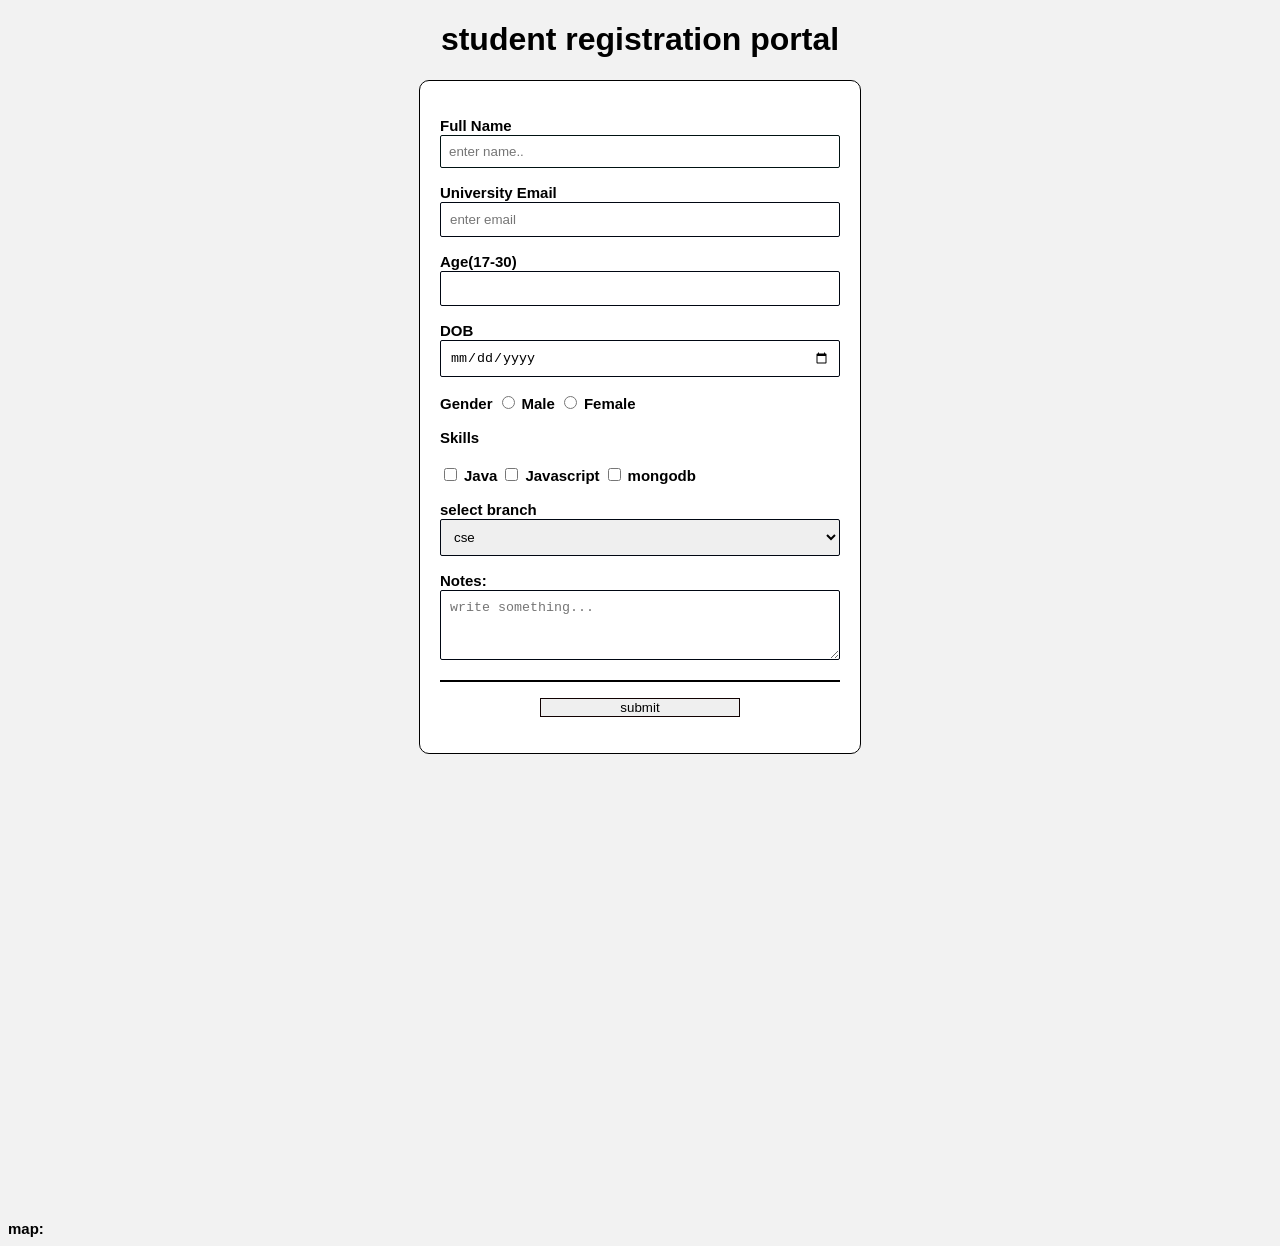
<file: index.html>
<!DOCTYPE html>
<html lang="en">
<head>
    <meta charset="UTF-8">
    <meta name="viewport" content="width=device-width, initial-scale=1.0">
    <title>Document</title>
    <link rel="stylesheet" href="./inde.css"



</head>
<body>
    <h1>student registration portal</h1>
    <form action="/register" method="post" class="form-container">
        <p>

        <label for="fullName" >Full Name</label>
        <br>
        <input type="text", id="fullName", name="fullName", placeholder="enter name..">
        </p>
        
        <p>
        <label for="email"> University Email</label>
        <br>
        <input type="email", id="email" name="" placeholder="enter email" required>
        </p>
        
        <p>
        <label for="age">Age(17-30)</label>
        <br>
        <input type="number", id="age" name="age">
        </p>
        
        <p>
        <label for="date">DOB</label>
        <br>
        <input type="date" name="date" id="date" placeholder="enter dob">
       
        </p>
        <p>
        <label for="gender">Gender</label>
        <input type="radio" value="male" name="gender" id="male">
        <label for="male">Male</label>
        <input type="radio" value="female" name="gender" id="female">
        <label for="female">Female</label>
        
        </p>
        <p>
        <label for="" text-align="center">Skills</label> <br>
        <br>
        <input type="checkbox" id="java" name="" value="">
        <label for="java">Java</label> 
        <input type="checkbox" id="javascript" name="" value="">
        <label for="javascript">Javascript</label> 
        <input type="checkbox" id="mongodb" name="" value="">
        <label for="mongodb">mongodb</label>
        </p>
       
        <p>
        <label for="branch">select branch</label>
        <br>
        <select name="" id="branch">
            <option value="cse" id="">cse</option>
            <option value="it" id="">it</option>
            <option value="mech" id="">mech</option>
        </select>
        </p>

        <p>
            <label for="note">Notes:</label>
            <br>
            <textarea name="note" id="note" style="width:100%; height:70px;" cols="30" rows="10" placeholder="write something..."></textarea>
            <hr>
        </p>

          
      
      <p>
        <button type="submit" text-align="center">submit</button></p>

    </form>
    <label for="">map: </label>
    <iframe  src="https://www.google.com/maps/embed?pb=!1m18!1m12!1m3!1d3538.799800751239!2d77.66463202524632!3d27.50660097629814!2m3!1f0!2f0!3f0!3m2!1i1024!2i768!4f13.1!3m3!1m2!1s0x3973717059e243b7%3A0xde51985c4c0120a!2sJanam%20Bhumi%2C%20Mathura%2C%20Uttar%20Pradesh%20281001!5e0!3m2!1sen!2sin!4v1787139298310!5m2!1sen!2sin" width="600" height="450" style="border:0;" allowfullscreen="" loading="lazy" referrerpolicy="strict-origin-when-cross-origin"></iframe>
      
</body>
</html>
</file>
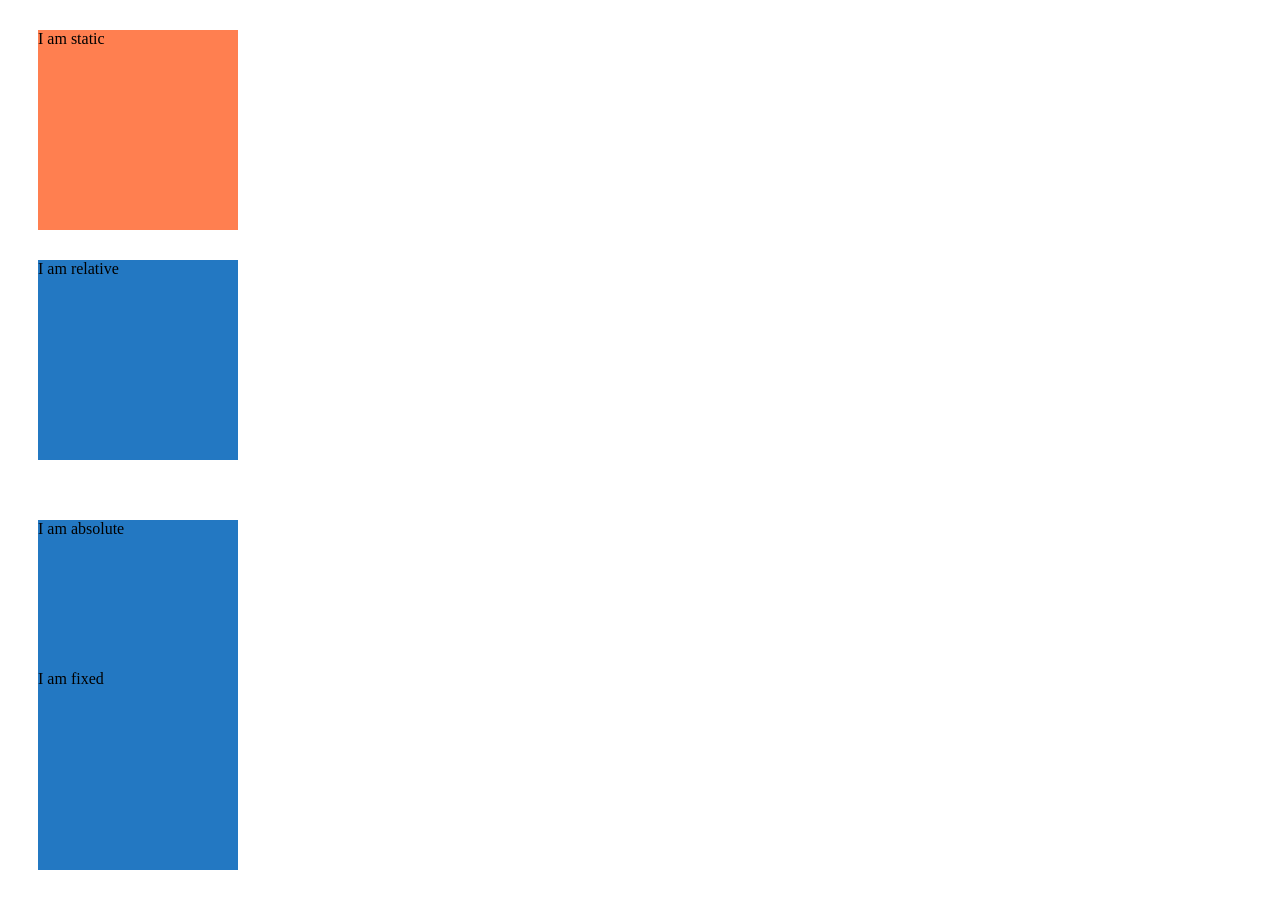
<file: css_positions.html>
<!DOCTYPE html>
<html lang="en">
<head>
    <meta charset="UTF-8">
    <meta name="viewport" content="width=device-width, initial-scale=1.0">
    <title>Document</title>
    <style>
        .box{
            background-color: rgb(35, 120, 194);
            height: 200px;
            width:200px;
            margin: 30px;
            position:relative;
        }
        #box-1{
            position: sticky;
            top: 0;
            background-color: coral;
            z-index: 1;
        }
        #box-2{
            position:relative;
            right: 0px;
        }
       
        #box-3{
            position: absolute;
            top: 50;
            
        }

        #box-4{
            position: fixed;
            bottom: 0px;
        }
    </style>
</head>
<body>
    <div class="parent">
        <div id="box-1" class="box">I am static</div>
        <div id="box-2" class="box">I am relative</div>
        <div id="box-3" class="box">I am absolute</div>
        <div id="box-4" class="box">I am fixed</div>
    </div>

</body>
</html>
</file>
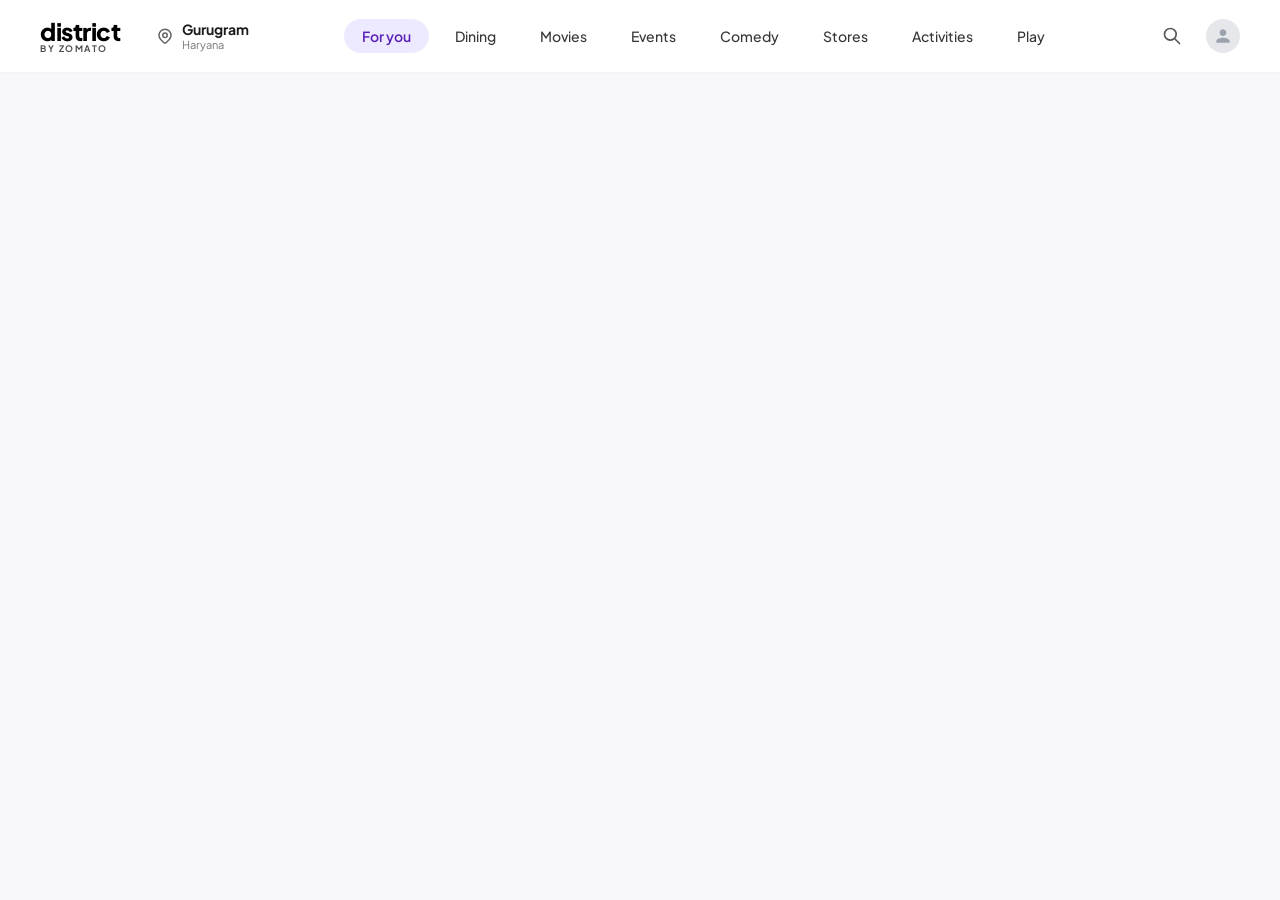
<file: district.html>
<!DOCTYPE html>
<html lang="en">
<head>
  <meta charset="UTF-8" />
  <meta name="viewport" content="width=device-width, initial-scale=1.0"/>
  <title>District Navigation Header</title>
  
  <!-- Google Font (Inter / Poppins for modern clean look) -->
  <link rel="preconnect" href="https://fonts.googleapis.com">
  <link rel="preconnect" href="https://fonts.gstatic.com" crossorigin>
  <link href="https://fonts.googleapis.com/css2?family=Plus+Jakarta+Sans:wght@400;500;600;700;800&display=swap" rel="stylesheet">

  <style>
    * {
      box-sizing: border-box;
      margin: 0;
      padding: 0;
      font-family: 'Plus Jakarta Sans', sans-serif;
    }

    body {
      background-color: #f7f7fc;
    }

    /* Header Container */
    .navbar {
      width: 100%;
      height: 72px;
      background-color: #ffffff;
      display: flex;
      align-items: center;
      justify-content: space-between;
      padding: 0 40px;
      box-shadow: 0 1px 4px rgba(0, 0, 0, 0.03);
      position: sticky;
      top: 0;
      z-index: 1000;
    }

    /* Left Section: Logo & Location */
    .nav-left {
      display: flex;
      align-items: center;
      gap: 24px;
    }

    .logo-container {
      display: flex;
      flex-direction: column;
      line-height: 1;
      cursor: pointer;
    }

    .logo-text {
      font-size: 24px;
      font-weight: 800;
      letter-spacing: -0.5px;
      color: #000000;
    }

    .logo-subtext {
      font-size: 9px;
      font-weight: 700;
      letter-spacing: 1.5px;
      color: #4f4f4f;
      margin-top: 1px;
    }

    .location-container {
      display: flex;
      align-items: center;
      gap: 8px;
      cursor: pointer;
      padding-left: 12px;
    }

    .location-icon {
      width: 18px;
      height: 18px;
      color: #666;
    }

    .location-info {
      display: flex;
      flex-direction: column;
    }

    .location-title {
      font-size: 14px;
      font-weight: 700;
      color: #1c1c1c;
      line-height: 1.2;
    }

    .location-subtitle {
      font-size: 11px;
      color: #767676;
      line-height: 1.2;
    }

    /* Center Section: Navigation Links */
    .nav-center {
      display: flex;
      align-items: center;
      gap: 8px;
    }

    .nav-item {
      text-decoration: none;
      font-size: 14px;
      font-weight: 500;
      color: #363636;
      padding: 8px 18px;
      border-radius: 20px;
      transition: all 0.2s ease;
    }

    .nav-item:hover {
      color: #000000;
    }

    /* Active Pill for 'For you' */
    .nav-item.active {
      background-color: #ede9fe;
      color: #5b21b6;
      font-weight: 600;
    }

    /* Right Section: Search & User Icons */
    .nav-right {
      display: flex;
      align-items: center;
      gap: 20px;
    }

    .icon-btn {
      background: none;
      border: none;
      cursor: pointer;
      display: flex;
      align-items: center;
      justify-content: center;
      color: #555;
      padding: 4px;
      transition: color 0.2s;
    }

    .icon-btn:hover {
      color: #000;
    }

    .icon-btn svg {
      width: 20px;
      height: 20px;
    }

    .user-avatar {
      width: 34px;
      height: 34px;
      border-radius: 50%;
      background-color: #e5e7eb;
      display: flex;
      align-items: center;
      justify-content: center;
      color: #9ca3af;
      cursor: pointer;
    }

    .user-avatar svg {
      width: 20px;
      height: 20px;
    }
  </style>
</head>
<body>

  <!-- Header / Navbar -->
  <header class="navbar">
    
    <!-- Left: Logo & Location -->
    <div class="nav-left">
      <div class="logo-container">
        <span class="logo-text">district</span>
        <span class="logo-subtext">BY ZOMATO</span>
      </div>

      <div class="location-container">
        <!-- Location Map Pin Icon -->
        <svg class="location-icon" fill="none" stroke="currentColor" stroke-width="2" viewBox="0 0 24 24">
          <path stroke-linecap="round" stroke-linejoin="round" d="M17.657 16.657L13.414 20.9a1.998 1.998 0 01-2.827 0l-4.244-4.243a8 8 0 1111.314 0z"/>
          <path stroke-linecap="round" stroke-linejoin="round" d="M15 11a3 3 0 11-6 0 3 3 0 016 0z"/>
        </svg>
        <div class="location-info">
          <span class="location-title">Gurugram</span>
          <span class="location-subtitle">Haryana</span>
        </div>
      </div>
    </div>

    <!-- Center: Category Menu Links -->
    <nav class="nav-center">
      <a href="#" class="nav-item active">For you</a>
      <a href="#" class="nav-item">Dining</a>
      <a href="#" class="nav-item">Movies</a>
      <a href="#" class="nav-item">Events</a>
      <a href="#" class="nav-item">Comedy</a>
      <a href="#" class="nav-item">Stores</a>
      <a href="#" class="nav-item">Activities</a>
      <a href="#" class="nav-item">Play</a>
    </nav>

    <!-- Right: Search & Profile Icons -->
    <div class="nav-right">
      <!-- Search Icon -->
      <button class="icon-btn" aria-label="Search">
        <svg fill="none" stroke="currentColor" stroke-width="2" viewBox="0 0 24 24">
          <path stroke-linecap="round" stroke-linejoin="round" d="M21 21l-6-6m2-5a7 7 0 11-14 0 7 7 0 0114 0z"/>
        </svg>
      </button>

      <!-- User Profile Circle -->
      <div class="user-avatar" aria-label="User Profile">
        <svg fill="currentColor" viewBox="0 0 24 24">
          <path d="M12 12c2.21 0 4-1.79 4-4s-1.79-4-4-4-4 1.79-4 4 1.79 4 4 4zm0 2c-2.67 0-8 1.34-8 4v2h16v-2c0-2.66-5.33-4-8-4z"/>
        </svg>
      </div>
    </div>

  </header>

</body>
</html>
</file>
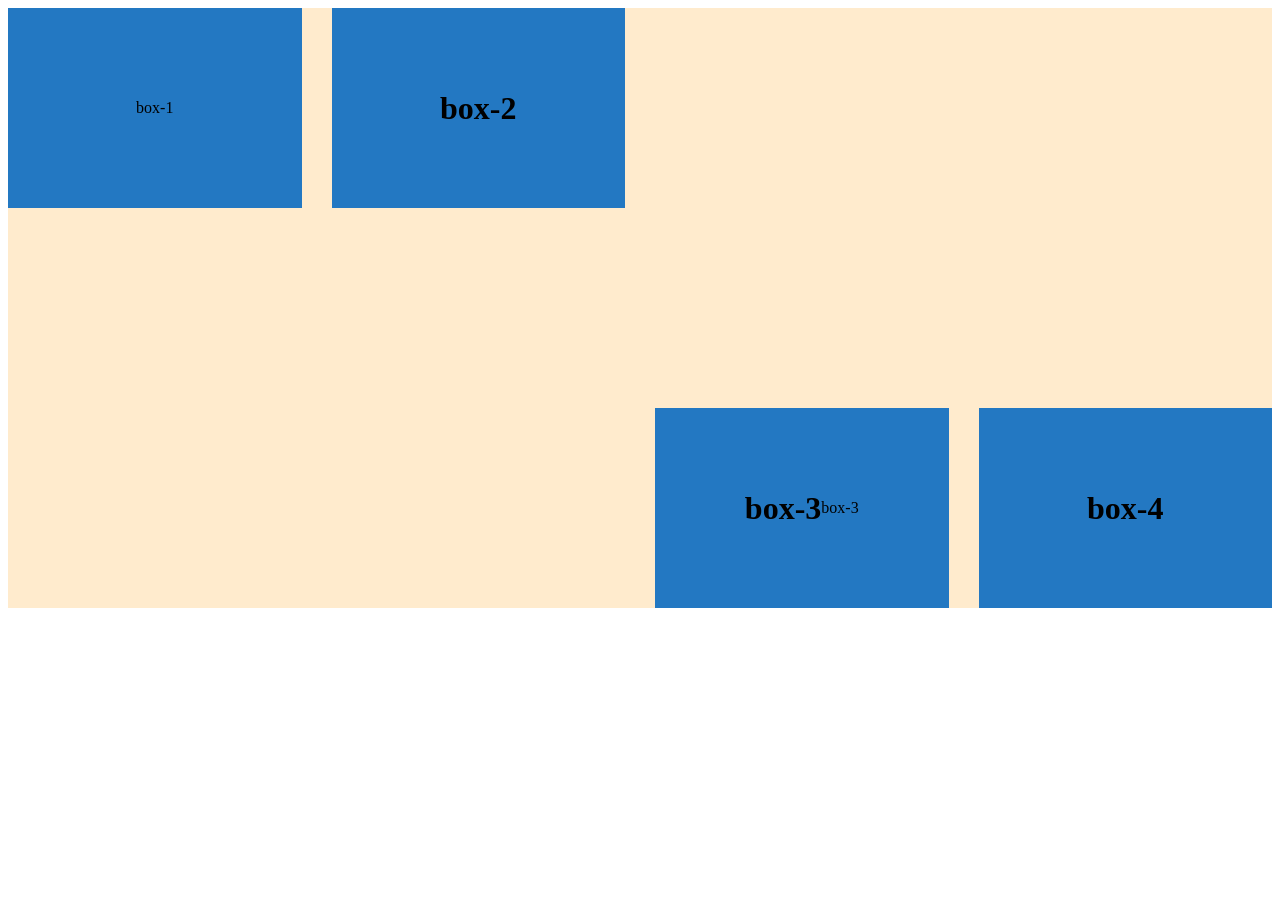
<file: flex_box.html>
<!DOCTYPE html>
<html lang="en">
<head>
    <meta charset="UTF-8">
    <meta name="viewport" content="width=device-width, initial-scale=1.0">
    <title>Document</title>
</head>
<style>
    .box-container{
        background-color:blanchedalmond;
        display: flex;
        /* gap: 20px; */
        /*justify-content: space-between;*/
        justify-content: center;
        gap:30px;
        align-items: flex-start;
        height:600px;
    }
    .box{
        background-color: rgb(35, 120, 194);
        height: 200px;
        width:300px;
        display:flex;
        align-items:center;
        justify-content:center;
      
    }
    .lower-box{
        background-color: rgb(35, 120, 194);
        align-items:center;
        justify-content:center;
         height: 200px;
        width:300px;
        display:flex;
        align-self:flex-end;
       
        
    }
</style>
<body>
    <div class="box-container">
        <div class="box"><h1></h1><span>box-1</span></div>
        <div class="box"><h1>box-2</h1></div>
        <div class="lower-box"><h1>box-3</h1><span>box-3</span></div>
        <div class="lower-box"><h1>box-4</h1></div>
    </div>
</body>
</html>
</file>
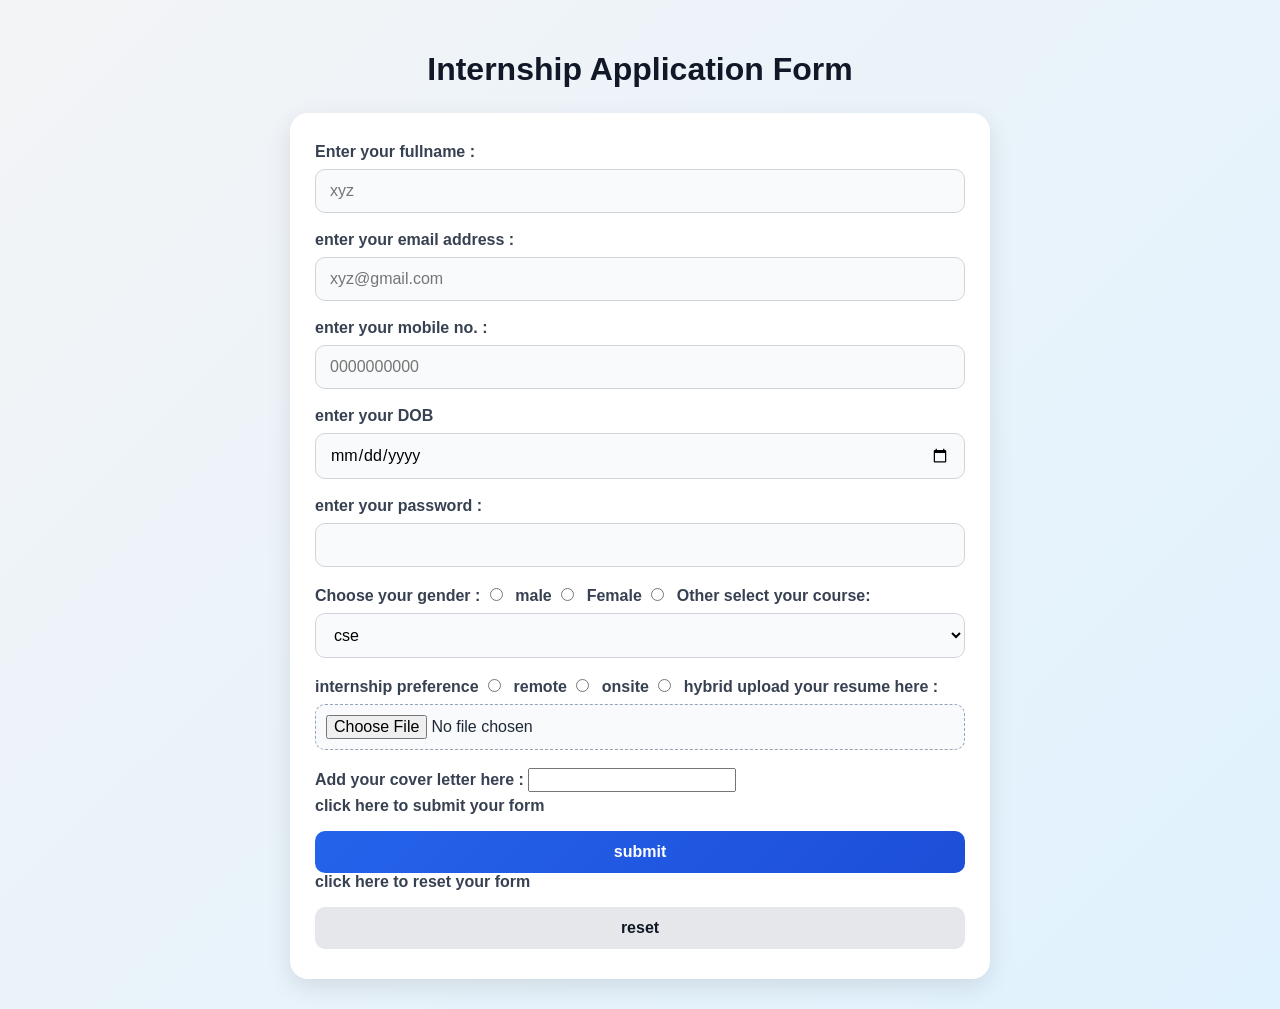
<file: internship.html>
<!DOCTYPE html>
<html lang="en">
<head>
    <meta charset="UTF-8">
    <meta name="viewport" content="width=device-width, initial-scale=1.0">
    <title>Document</title>
    <style>
    * {
        box-sizing: border-box;
    }

    body {
        margin: 0;
        padding: 30px 20px;
        font-family: Arial, sans-serif;
        background: linear-gradient(135deg, #f3f4f6, #e0f2fe);
        color: #1f2937;
    }

    h1 {
        text-align: center;
        margin-bottom: 25px;
        color: #111827;
        font-size: 2rem;
    }

    form {
        max-width: 700px;
        margin: 0 auto;
        background: #ffffff;
        padding: 30px 25px;
        border-radius: 18px;
        box-shadow: 0 8px 25px rgba(0, 0, 0, 0.1);
    }

    label {
        display: inline-block;
        margin-bottom: 8px;
        font-weight: 600;
        color: #374151;
    }

    input, select, button, textarea {
        font: inherit;
    }

    input[type="text"],
    input[type="email"],
    input[type="tel"],
    input[type="date"],
    input[type="password"],
    select,
    textarea {
        width: 100%;
        padding: 12px 14px;
        margin-bottom: 18px;
        border: 1px solid #d1d5db;
        border-radius: 10px;
        background: #f9fafb;
        outline: none;
        transition: 0.2s ease;
    }

    input[type="text"]:focus,
    input[type="email"]:focus,
    input[type="tel"]:focus,
    input[type="date"]:focus,
    input[type="password"]:focus,
    select:focus,
    textarea:focus {
        border-color: #2563eb;
        box-shadow: 0 0 0 3px rgba(37, 99, 235, 0.15);
    }

    input[type="radio"] {
        accent-color: #2563eb;
        margin-right: 8px;
    }

    input[type="file"] {
        width: 100%;
        margin-bottom: 18px;
        padding: 10px;
        border: 1px dashed #94a3b8;
        border-radius: 10px;
        background: #f8fafc;
    }

    button {
        width: 100%;
        padding: 12px 18px;
        border: none;
        border-radius: 10px;
        font-weight: 600;
        cursor: pointer;
        margin-top: 8px;
        transition: 0.2s ease;
    }

    button[type="submit"] {
        background: linear-gradient(135deg, #2563eb, #1d4ed8);
        color: #fff;
    }

    button[type="submit"]:hover {
        background: linear-gradient(135deg, #1d4ed8, #1e40af);
    }

    button[type="reset"] {
        background: #e5e7eb;
        color: #111827;
    }

    button[type="reset"]:hover {
        background: #d1d5db;
    }

    br {
        display: none;
    }

    @media (max-width: 480px) {
        form {
            padding: 20px 15px;
        }

        h1 {
            font-size: 1.5rem;
        }
    }
</style>
</head>
<body>
    <h1>Internship Application Form</h1>
    <form>
        <label for="name">Enter your fullname : </label>
        <Input type="text", id="name", name="name" placeholder="xyz" required>
        <br>
        <label for="email"> enter your email address : </label>
        <input type="email" id="email" name="email" placeholder="xyz@gmail.com" required>
        <br>
        <label for="phone">enter your mobile no. : </label>
        <input type="tel" id="phone" name="phone" placeholder="0000000000">
        <br>
        <label for="dob">enter your DOB</label>
        <input type="date" id="dob" name="dob">
        <br>
        <label for="password">enter your password : </label>
        <input type="password" id="password" name="password">
        <br>
        <label for="gender">Choose your gender : </label>
        <input type="radio" id="male" name="gender">
        <label for="male">male</label>
        <input type="radio" id="female" name="gender">
        <label for="female">Female</label>
        <input type="radio" id="other" name="gender">
        <label for="other">Other</label>
        <br>
        <label for="course">select your course: </label>
        <select name="branch" id="branch">
            <option value="cse" id="cse"> cse </option>
            <option value="it" id="it">it</option>
            <option value="ece" id="ece">ece</option>
            <option value="mech" id="mech">mech</option>
        </select>
        <br>
        <label for="preference"> internship preference </label>
        <input type="radio" name="pref" id="remote">
        <label for="remote">remote</label>
        <input type="radio" name="pref" id="onsite">
        <label for="onsite">onsite</label>
        <input type="radio" name="pref" id="hybrid">
        <label for="hybrid">hybrid</label>
        <br>
        <label for="resume">upload your resume here : </label>
        <input type="file" name="res" id="resume">
        <br>
        <label for="cover">Add your cover letter here : </label>
        <input type="textarea" id="cover" nname="cover">
        <br>
        <label for="submit"> click  here to submit your form </label>
        <button type="submit" id="submit">submit</button>
        <br>
        <label for="reset"> click here to reset your form </label>
        <button type="reset" id="reset">reset</button>
        <br>


    </form>
</body>
</html>
</file>
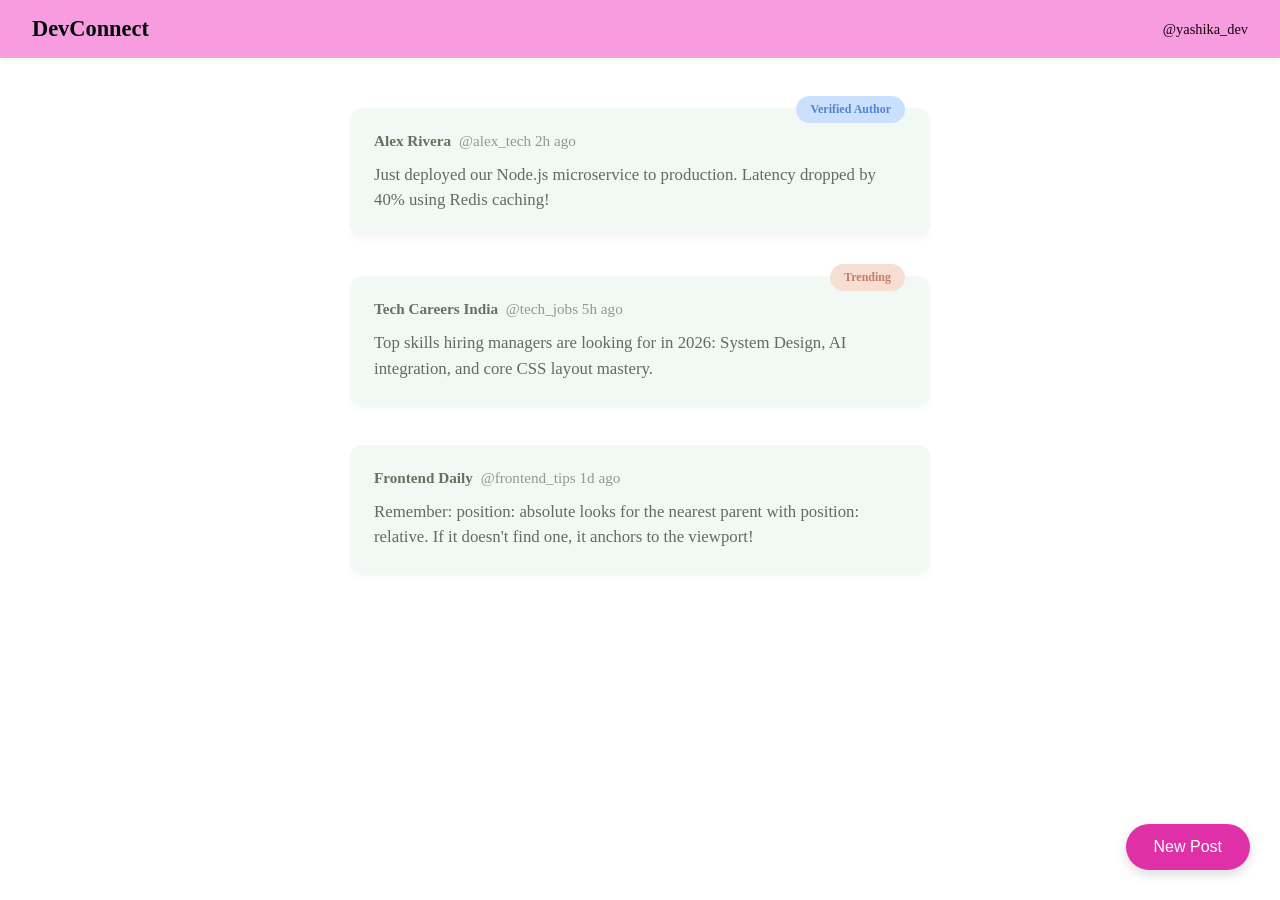
<file: positions_prac.html>
<!DOCTYPE html>
<html lang="en">
<head>
    <meta charset="UTF-8">
    <meta name="viewport" content="width=device-width, initial-scale=1.0">
    <title>Document</title>
    <style>
        * {
            box-sizing: border-box;
            margin: 0;
            padding: 0; 
            
        }

        .header {
            background-color: #f79ddf; 
            padding: 16px 32px;
            display: flex;
            justify-content: space-between;
            align-items: center;
            box-shadow: 0 2px 4px rgba(32, 207, 32, 0.1);
        }

        .header .logo {
            color: #010908; 
            font-size: 1.4rem;
            font-weight: 600;
        }

        .header .user {
            color: #120105;
            font-size: 0.9rem;
        }

        .feed-container {
            display: flex;
            flex-direction: column;
            align-items: center;
            padding: 50px 20px;
            gap: 40px; 
        }

       
        .post-card {
            background-color: rgba(235, 245, 238, 0.65); 
            border-radius: 12px;
            padding: 24px;
            width: 100%;
            max-width: 580px;
            position: relative; 
            box-shadow: 0 4px 6px rgba(0, 0, 0, 0.03);
        }

    
        .badge {
            position: absolute;
            top: -12px;
            right: 25px;
            padding: 6px 14px;
            border-radius: 16px;
            font-size: 0.75rem;
            font-weight: 600;
        }

        .badge-verified {
            background-color: #cbe0fc;
            color: #5582d2;
        }

        .badge-trending {
            background-color: #f7ded3;
            color: #c47d69;
        }

       
        .post-header {
            margin-bottom: 12px;
            font-size: 0.95rem;
        }

        .author-name {
            font-weight: 700;
            color: #677161;
        }

        .author-meta {
            color: #8c9b91;
            margin-left: 4px;
        }

        
        .post-content {
            font-size: 1.05rem;
            line-height: 1.5;
            color: #5e6d63;
        }

        .fab {
            position: fixed;
            bottom: 30px;
            right: 30px;
            background-color: #e030a8; 
            color: white;
            border: none;
            border-radius: 25px;
            padding: 14px 28px;
            font-size: 1rem;
            font-weight: 500;
            cursor: pointer;
            box-shadow: 0 4px 12px rgba(0,0,0,0.15);
            transition: background-color 0.2s ease;
        }

        .fab:hover {
            background-color: #8388da;
        }
    </style>
</head>
<body>
    <header class="header">
        <div class="logo">DevConnect</div>
        <div class="user">@yashika_dev</div>
    </header>

    <main class="feed-container">

        <article class="post-card">
            <div class="badge badge-verified">Verified Author</div>
            <div class="post-header">
                <span class="author-name">Alex Rivera</span>
                <span class="author-meta">@alex_tech  2h ago</span>
            </div>
            <p class="post-content">
                Just deployed our Node.js microservice to production. Latency dropped by 40% using Redis caching! 
            </p>
        </article>

       
        <article class="post-card">
            <div class="badge badge-trending">Trending</div>
            <div class="post-header">
                <span class="author-name">Tech Careers India</span>
                <span class="author-meta">@tech_jobs  5h ago</span>
            </div>
            <p class="post-content">
                Top skills hiring managers are looking for in 2026: System Design, AI integration, and core CSS layout mastery.
            </p>
        </article>

      
        <article class="post-card">
            
            <div class="post-header">
                <span class="author-name">Frontend Daily</span>
                <span class="author-meta">@frontend_tips  1d ago</span>
            </div>
            <p class="post-content">
                Remember: position: absolute looks for the nearest parent with position: relative. If it doesn't find one, it anchors to the viewport!
            </p>
        </article>

    </main>

    <button class="fab">New Post</button>
</body>
</html>
</file>
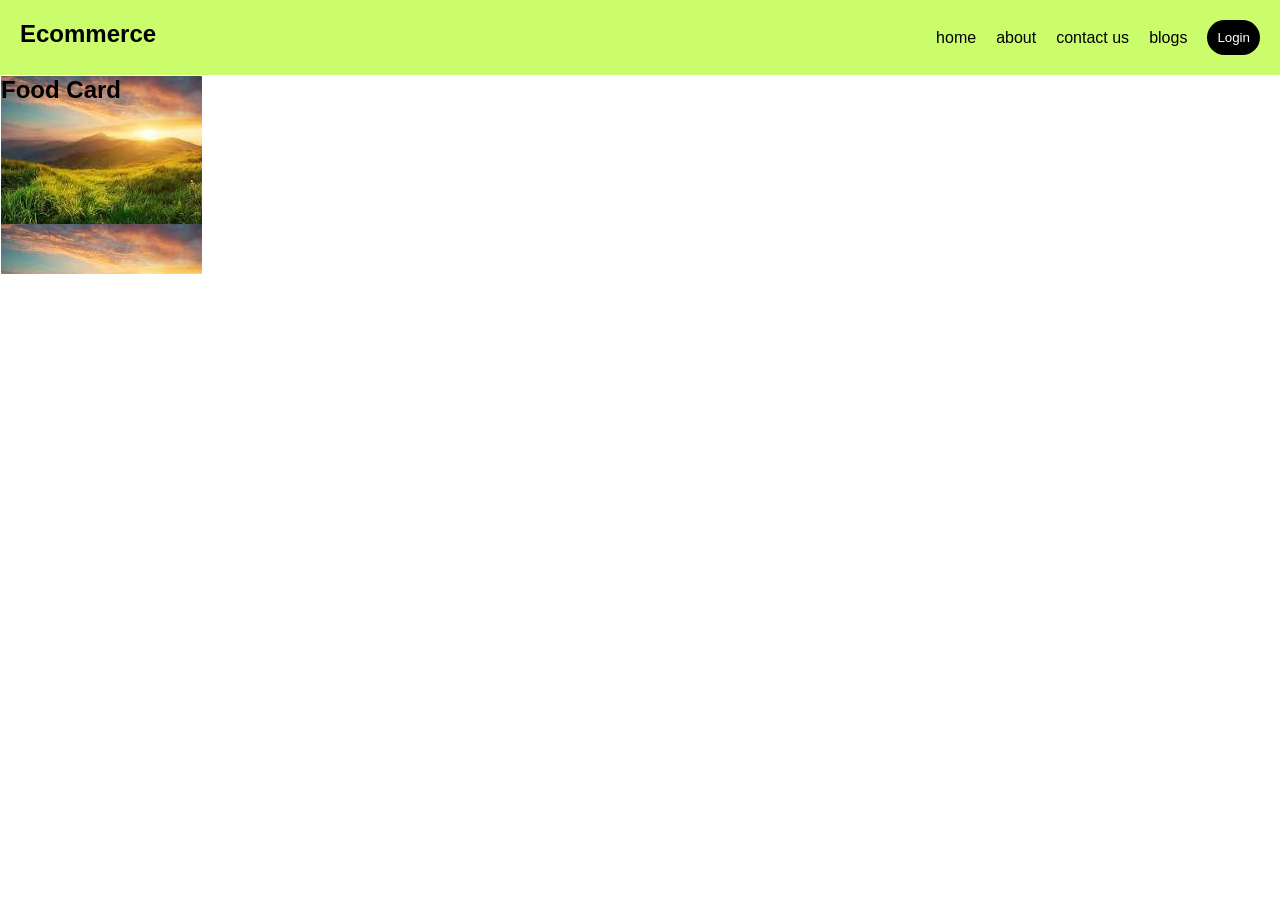
<file: flex/navBar.html>
<!DOCTYPE html>
<html lang="en">
<head>
    <meta charset="UTF-8">
    <meta name="viewport" content="width=<device-width>, initial-scale=1.0">
    <title>Document</title>
    <style>
        *{
            margin:0;
            padding:0;
            box-sizing:border-box;
        }
        body{
            font-family:arial, Helvetica, sans-serif;
        }
        nav{
            display:flex;
            justify-content:space-between;
            padding:20px;
            background-color:rgb(202, 252, 108);
            
        }
       
        .nav-links{
            align-items:center;
           display:flex;
           gap:20px;
        }
        .nav-links a{
            
            color:black;
            text-decoration:none;
           
        }

        .food-cards{
            height:200px;
            width:203px;
            border-color:aliceblue;
            background-color:rgb(146, 47, 125);
            border:0.1rem solid white;
            border-radius:2px;
            background-image: url([data-uri]);
            
        }
        .text{
            align-items: baseline;
            justify-content: flex-end;
        }
    </style>
    
</head>
<body>
    <nav>
        <div class="logo">
            <h2>Ecommerce</h2>
        </div>
   
   

        <div class="nav-links">
            <a href="">home</a>
            <a href="">about</a>
            <a href="">contact us</a>
            <a href="">blogs</a>
           
        

            <div class="login-button">
                <button style="background-color:black;color:white; border:none;padding:10px; border-radius:25px; cursor:pointer;">Login</button>
           </div>
            

        </div>
        
        
    </nav>

    <div class="food-cards">
        <div class="text">
            <p>
                <h2>Food Card</h2>
            </p>
        </div>
        
        
    </div>
</body>
</html>
</file>
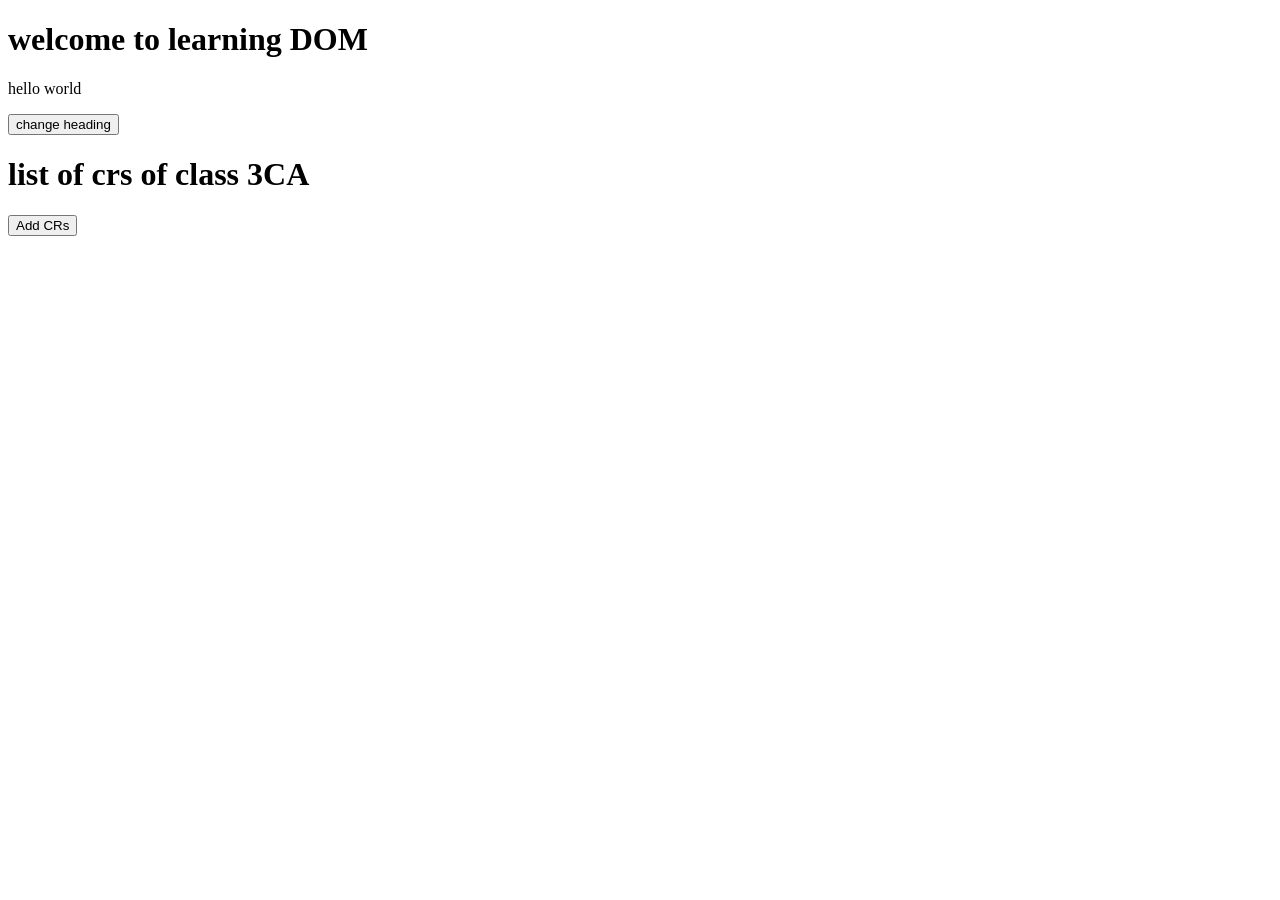
<file: Javascript/04_JS_Dom/01_dom.html>
<!DOCTYPE html>
<html lang="en">
<head>
    <meta charset="UTF-8">
    <meta name="viewport" content="width=device-width, initial-scale=1.0">
    <title>Document</title>
</head>
<body>
    <h1 id="title" class="heading">welcome to learning DOM</h1>
    <p id="content" >hello world</p>

    <button id="change-btn">change heading</button>
    <h1>list of crs of class 3CA</h1>
    <button id="add-cr"> Add CRs</button>
    <script>
        
        const heading = document.querySelector('#title')
        const changeButton=document.getElementById('change-btn')

        changeButton.addEventListener('mouseover', function(){
            heading.textContent="heading is changed by click event"
            heading.style.color='red'
        })


        function addCRs(name){
            

            const ul=document.createElement('ul')
            const li=document.createElement('li')
            ul.appendChild(li)
            li.innerText=`${name}`
            console.log(ul)
            document.body.appendChild(ul)
            addEventListener('keydown',function(event){
                if(event==='Enter'){
                    addCRs()
                }
            })
        }

        const addCr=document.getElementById('add-cr')
        addCr.addEventListener('click',function(){
            addCRs('yashika')
            addCRs('vivek')
            addCRs('vaibhava')

        })


        // const ul=document.createElement('ul')
        // const li=document.createElement('li')
        // ul.appendChild(li)
        // li.innerText='yashika'
        // console.log(ul)
        // document.body.appendChild(ul)
        





    </script>
</body>
</html>
</file>
<file: inde.css>
/* *{
    margin:0px;
    padding:0px;          ffor universal selector to remove default margin and padding of all elements
    box-sizing:border-box;
}*/
        
        body{
            background-color: #f2f2f2;
            box-sizing:border-box;
        }

        /*form{
            height:400px;
            width:400px;
            border:1px solid black;
            border-radius:10px;
            margin:30px auto;
            text-align: center;
        }*/
        hr{
            border:0.5px solid black;
            
        }

        h1{
            font-family: sans-serif;
            text-align: center;
        }

        
        input, select, textarea{  
            border:1px solid rgb(0, 6, 18);
            border-radius:2px;
            box-sizing:border-box; 
            width:100%;
            padding:9px;
            
        }
        
        input[type="radio"], input[type="checkbox"]{

            width:auto;} 

        label{
            font-family: sans-serif;
            font-size: 15px;
            font-weight: bold;
        }

       
            
        /*input[type="submit"]{
            display:block;
            margin: auto;
        }*/
        button{
            width:50%;
            cursor:pointer;
            display:block;
            margin:auto;
            border:1px solid #100101
        }

        /*.form-container button[type="submit"]{
            display:block;
            margin:0 auto;
        }*/

        .form-container{
            height:auto;
            width:400px;
            border:1px solid black;
            border-radius:10px;
            margin:0 auto 30px;
            padding:20px;
            background-color: white;
           
        }
        #fullName{
            border:1px solid rgb(0, 18, 18);
            border-radius:2px;
            width:100%;     /*we can do this way separately for one element or use input block to give styling to every input element same like above*/
            padding:8px;
        }
</file>
